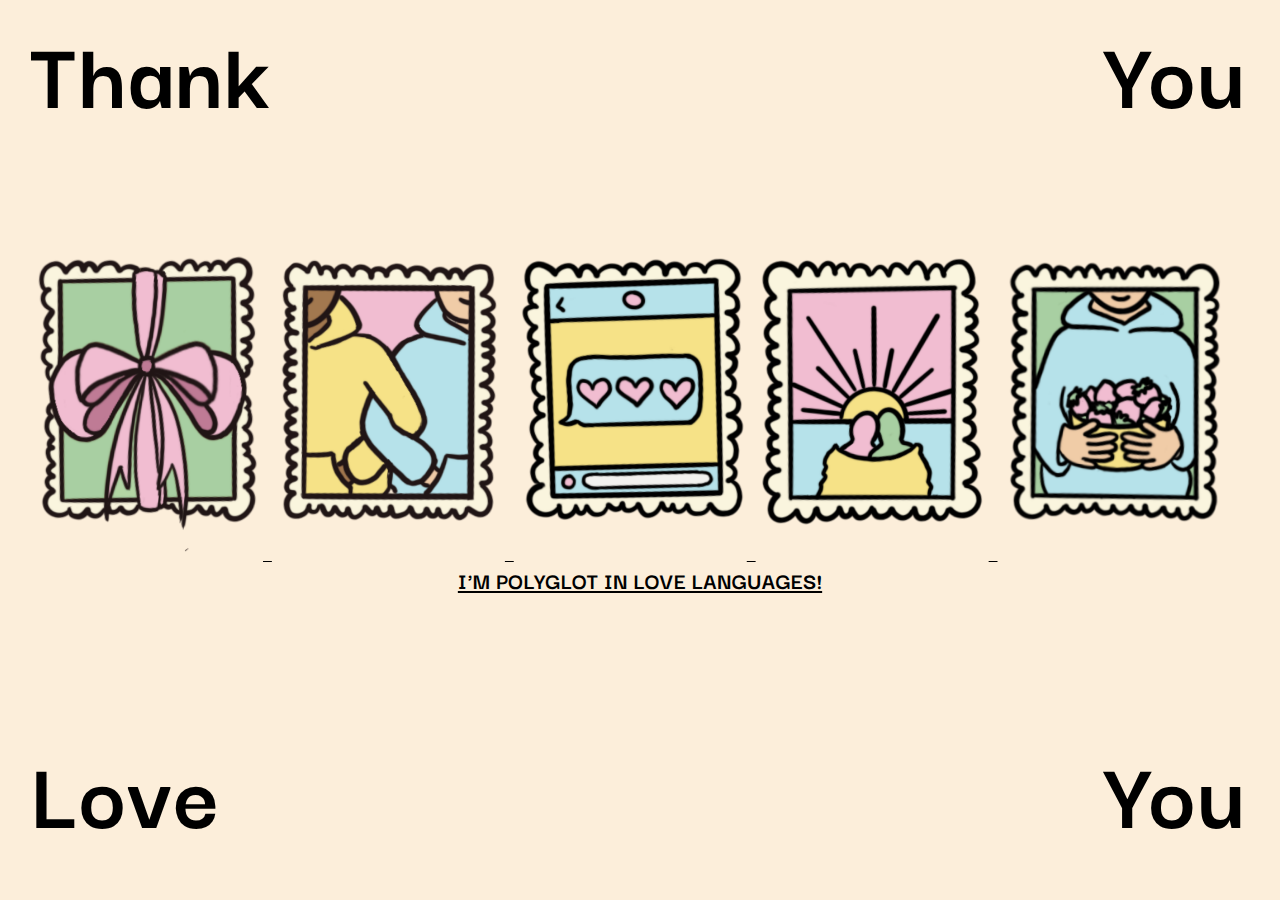
<file: index.html>
<!doctype html>
<html>
	<head>
		<title>Landing Page</title>
		<meta charset="utf-8">
		<meta name="viewport" content="width=device-width, initial-scale=1">
		<link rel="preconnect" href="https://fonts.googleapis.com">
		<link rel="preconnect" href="https://fonts.gstatic.com" crossorigin>
		<link href="https://fonts.googleapis.com/css2?family=Darker+Grotesque:wght@500&family=Montserrat:ital,wght@0,300;0,400;1,300;1,400&family=Poppins:ital,wght@0,300;1,300&family=Public+Sans:ital,wght@0,300;1,300&display=swap" rel="stylesheet">
		<link rel="preconnect" href="https://fonts.googleapis.com">
		<link rel="preconnect" href="https://fonts.gstatic.com" crossorigin>
		<link href="https://fonts.googleapis.com/css2?family=Space+Mono:wght@400;700&display=swap" rel="stylesheet">		
		<link href="indexstyle.css" rel="stylesheet">
	</head>
	<body>

		<h1>Thank</h1>
		<h2>You</h2>
		<a href="./Category_Pages/gift.html"> <img src="./Stamps/gift.PNG" > </a>
		<a href="physical.html"> <img src="./Stamps/physical.PNG"> </a>
		<a href="words.html"> <img src="./Stamps/words.PNG"> </a>
		<a href="time.html"> <img src="./Stamps/time.PNG"> </a>
		<a href="service.html"> <img src="./Stamps/service.PNG"> </a>
		<div id="polyglot">
			<a href="gallery.html"> I'm polyglot in love languages! </a>
			
		</div>
		<h3>Love</h3>
		<h4>You</h4>
	</body>
</html>
</file>
<file: indexstyle.css>
* {
    box-sizing: border-box;
  }
  
  body {
    font-size: 14px;
    letter-spacing: 0.02em;
    line-height: 1.4;
    font-family: 'Darker Grotesque', sans-serif;
    background-color: #FCEEDA;
    color: black;
    margin: 0;
    padding: 0 30px;
    font-family: 'Space Mono', monospace;
    text-rendering: geometricprecision;
    -webkit-font-smoothing: subpixel-antialiased;  

  }

  
  a {
    color: black;
    font-weight: bold;
    text-transform: uppercase;
    z-index: 10;

  }
  #polyglot {
    text-align: center;
    text-decoration: none;
    z-index: 10;
    font-size: 18pt;
    font-family: 'Darker Grotesque', sans-serif;
    
      }
a:hover{

    text-shadow: 0 0 40px yellow, 0 0 30px yellow,  0 0 30px yellow, 0 0 20px white;
}

  
  .note img {
    border-radius: 4px;
    margin-bottom: 20px;
  }



  
  img {
    width: 19.1%;
    max-width: 19.1%;
    padding-top: 14vh;
    z-index: 1;
  }



    
  h1 {
    font-size: 100px;
    letter-spacing: -0.04em;
    text-align: left;
    top: 0;
    margin: 0 0 1em;
    height:0px;
    z-index: 1;
    letter-spacing: +2px;
    font-family: 'Darker Grotesque', sans-serif;
  }
  h2 {
    font-size: 100px;
    letter-spacing: -0.04em;
    text-align:right;
    top: 0;
    margin: 0 0 1em;
    width: 95vw;
    z-index: 1;
    position: fixed;
    letter-spacing: +2px;
    font-family: 'Darker Grotesque', sans-serif;
  }
  h3 {
    font-size: 100px;
    letter-spacing: -0.04em;
    text-align: left;
    top: 0;
margin-top:  80vh;
    z-index: 1;
    letter-spacing: +2px;
    font-family: 'Darker Grotesque', sans-serif;
    position: fixed;
  }
  h4 {
    font-size: 100px;
    letter-spacing: -0.04em;
    text-align:right;
    top: 0;
    margin-top:  80vh;
    width: 95vw;
    z-index: 1;
    font-family: 'Darker Grotesque', sans-serif;
    letter-spacing: +2px;
    position: fixed;
  }
</file>
